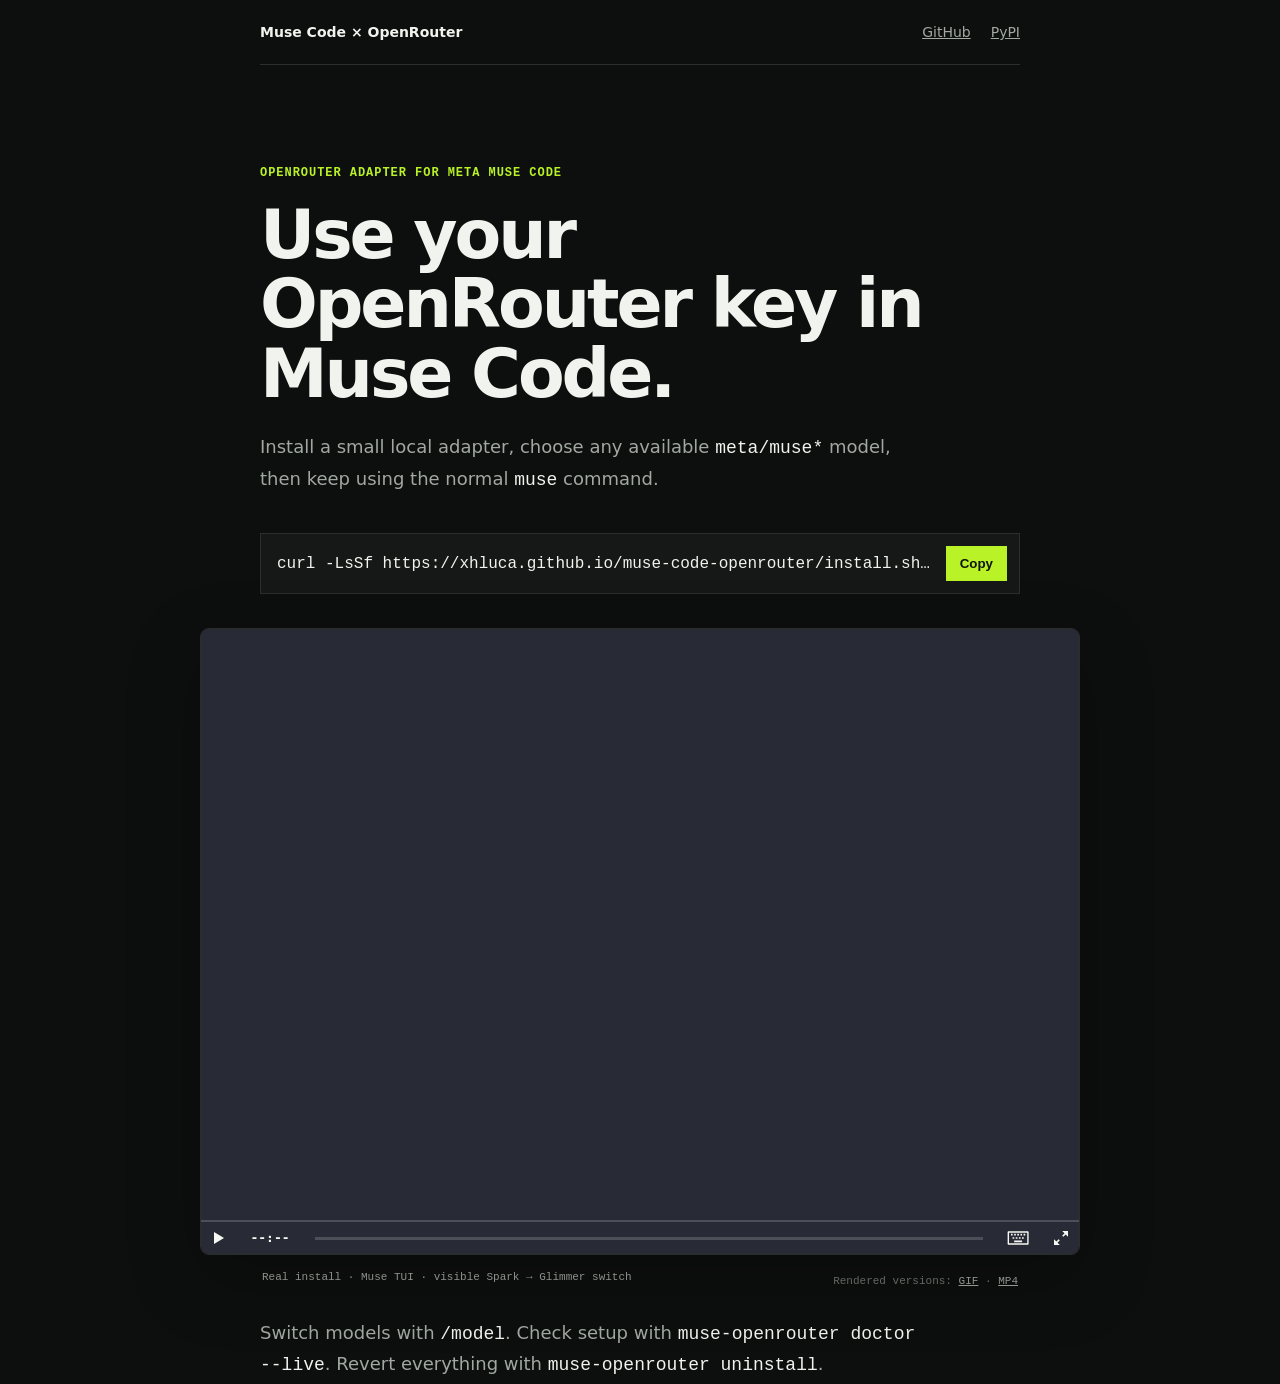
<file: index.html>
<!doctype html>
<html lang="en">
  <head>
    <meta charset="utf-8">
    <meta name="viewport" content="width=device-width, initial-scale=1">
    <meta http-equiv="refresh" content="0; url=/muse-code-openrouter/">
    <title>Muse Code OpenRouter</title>
    <link rel="canonical" href="https://xhluca.github.io/muse-code-openrouter/">
  </head>
  <body>
    <p><a href="/muse-code-openrouter/">Open Muse Code OpenRouter</a></p>
  </body>
</html>
</file>
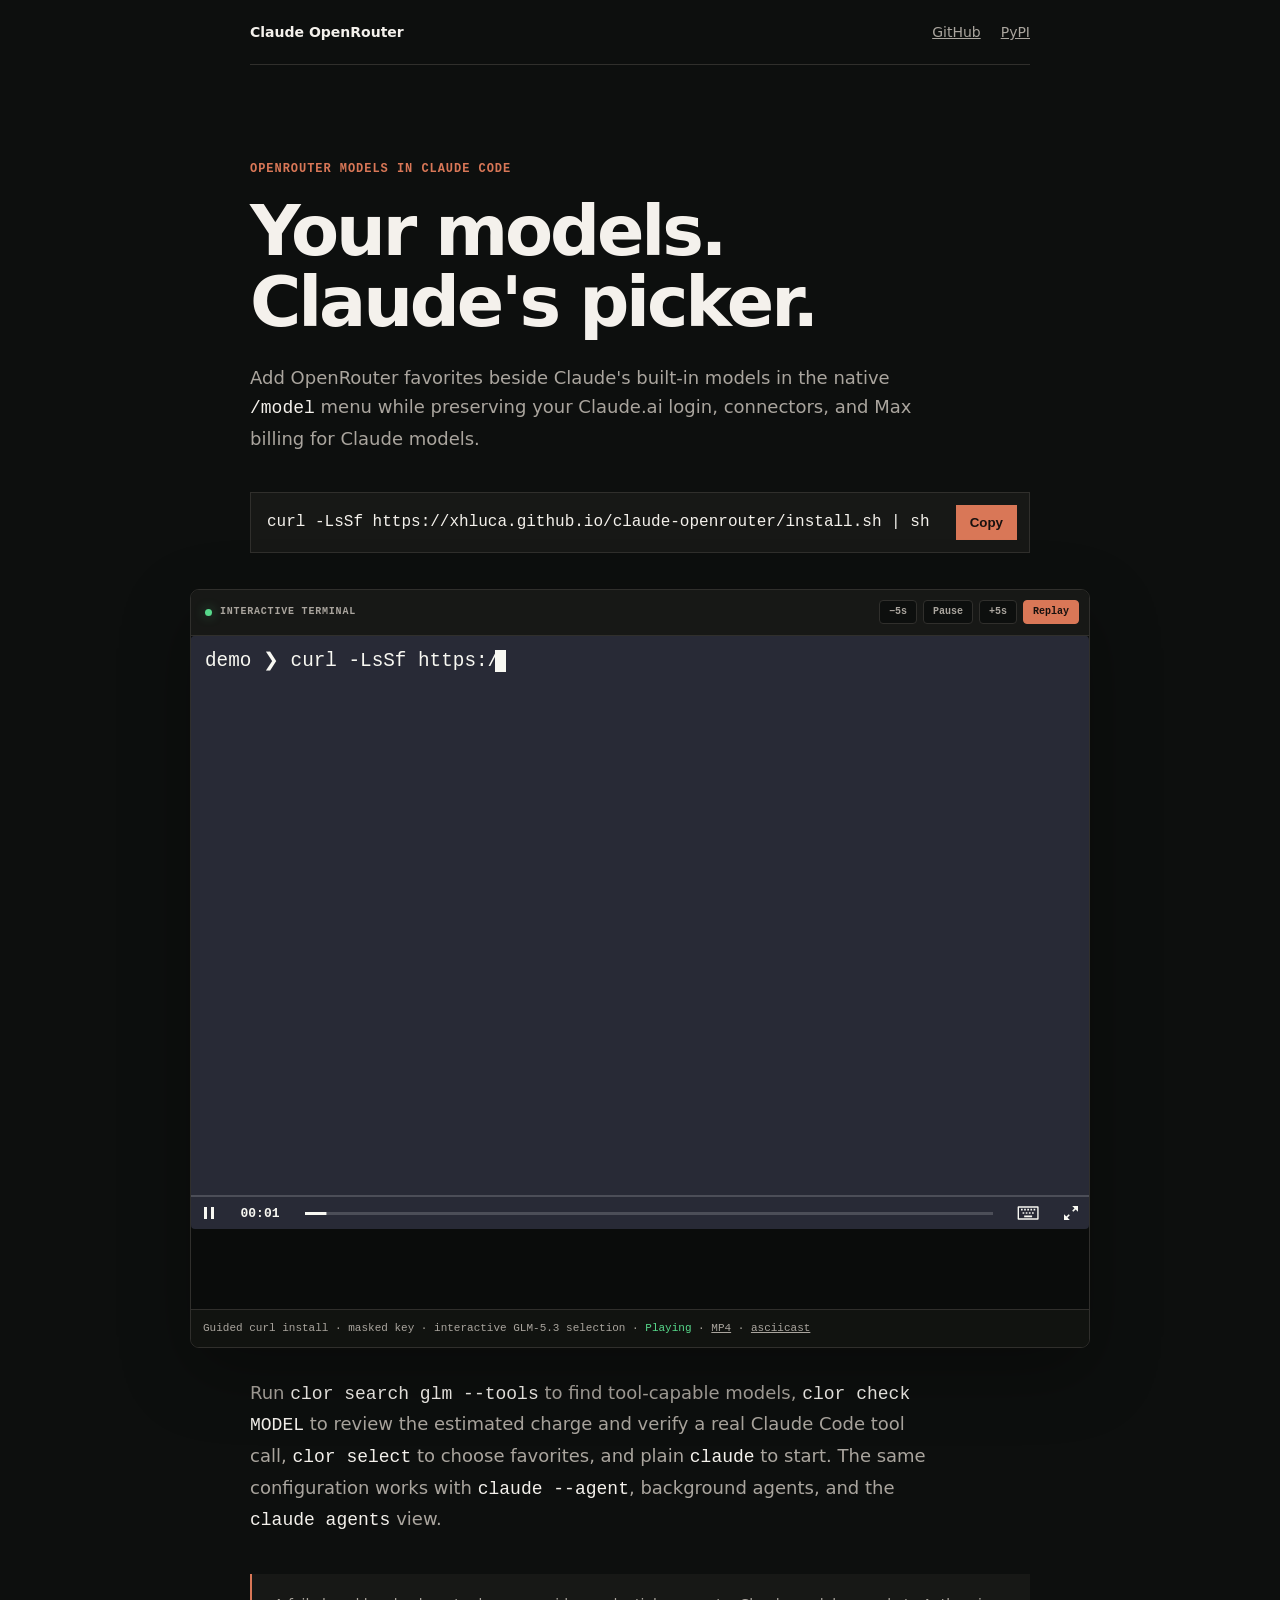
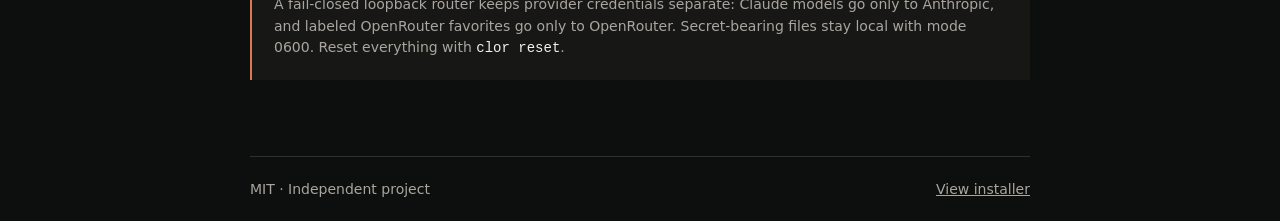
<file: claude-openrouter/index.html>
<!doctype html>
<html lang="en">
  <head>
    <meta charset="utf-8">
    <meta name="viewport" content="width=device-width, initial-scale=1">
    <meta name="theme-color" content="#0d0f0e">
    <meta name="description" content="Use OpenRouter models in Claude Code while keeping native login and connectors.">
    <meta property="og:type" content="website">
    <meta property="og:title" content="Claude OpenRouter">
    <meta property="og:description" content="A small CLI that connects Claude Code to OpenRouter.">
    <meta property="og:url" content="https://xhluca.github.io/claude-openrouter/">
    <link rel="canonical" href="https://xhluca.github.io/claude-openrouter/">
    <link rel="stylesheet" href="assets/asciinema-player.css?v=1">
    <link rel="stylesheet" href="assets/site.css?v=3">
    <title>Claude OpenRouter — OpenRouter models in Claude Code</title>
  </head>
  <body>
    <div class="page">
      <header>
        <a class="name" href="./">Claude OpenRouter</a>
        <nav aria-label="Project links">
          <a href="https://github.com/xhluca/claude-openrouter">GitHub</a>
          <a href="https://pypi.org/project/claude-openrouter/">PyPI</a>
        </nav>
      </header>

      <main>
        <p class="label">OpenRouter models in Claude Code</p>
        <h1>Your models. Claude's picker.</h1>
        <p class="intro">
          Add OpenRouter favorites beside Claude's built-in models in the
          native <code>/model</code> menu while preserving your Claude.ai login,
          connectors, and Max billing for Claude models.
        </p>

        <div class="install" aria-label="Installation command">
          <code id="install-command">curl -LsSf https://xhluca.github.io/claude-openrouter/install.sh | sh</code>
          <button type="button" data-copy="install-command" aria-label="Copy install command">Copy</button>
        </div>

        <figure class="demo" aria-label="Interactive Claude OpenRouter terminal demo">
          <div class="demo-topbar">
            <span class="demo-label"><i></i> Interactive terminal</span>
            <div class="demo-controls" aria-label="Demo playback controls">
              <button type="button" data-demo-action="rewind" aria-label="Rewind demo by five seconds">−5s</button>
              <button type="button" data-demo-action="toggle" aria-label="Pause demo">Pause</button>
              <button type="button" data-demo-action="forward" aria-label="Advance demo by five seconds">+5s</button>
              <button type="button" data-demo-action="replay" aria-label="Replay demo from the beginning">Replay</button>
            </div>
          </div>
          <div class="demo-stage">
            <div id="demo-player">
              <a href="assets/demo.cast?v=8">Open the terminal recording</a>
            </div>
            <noscript>
              <img src="assets/demo.gif?v=8" alt="Installing Claude OpenRouter, entering a masked API key, selecting GLM-5.3 interactively, and receiving a live Claude Code response">
            </noscript>
          </div>
          <figcaption>
            Guided curl install · masked key · interactive GLM-5.3 selection ·
            <span data-demo-status aria-live="polite">Loading</span> ·
            <a href="assets/demo.mp4?v=8">MP4</a> ·
            <a href="assets/demo.cast?v=8">asciicast</a>
          </figcaption>
        </figure>

        <p class="usage">
          Run <code>clor search glm --tools</code> to find tool-capable models,
          <code>clor check MODEL</code> to review the estimated charge and verify
          a real Claude Code tool call,
          <code>clor select</code> to choose favorites, and
          plain <code>claude</code> to start. The same configuration works with
          <code>claude --agent</code>, background agents, and the
          <code>claude agents</code> view.
        </p>

        <div class="note">
          A fail-closed loopback router keeps provider credentials separate:
          Claude models go only to Anthropic, and labeled OpenRouter favorites
          go only to OpenRouter. Secret-bearing files stay local with mode 0600.
          Reset everything with <code>clor reset</code>.
        </div>
      </main>

      <footer>
        <span>MIT · Independent project</span>
        <a href="install.sh">View installer</a>
      </footer>
    </div>
    <script src="assets/asciinema-player.min.js?v=1"></script>
    <script src="assets/site.js?v=2"></script>
  </body>
</html>
</file>
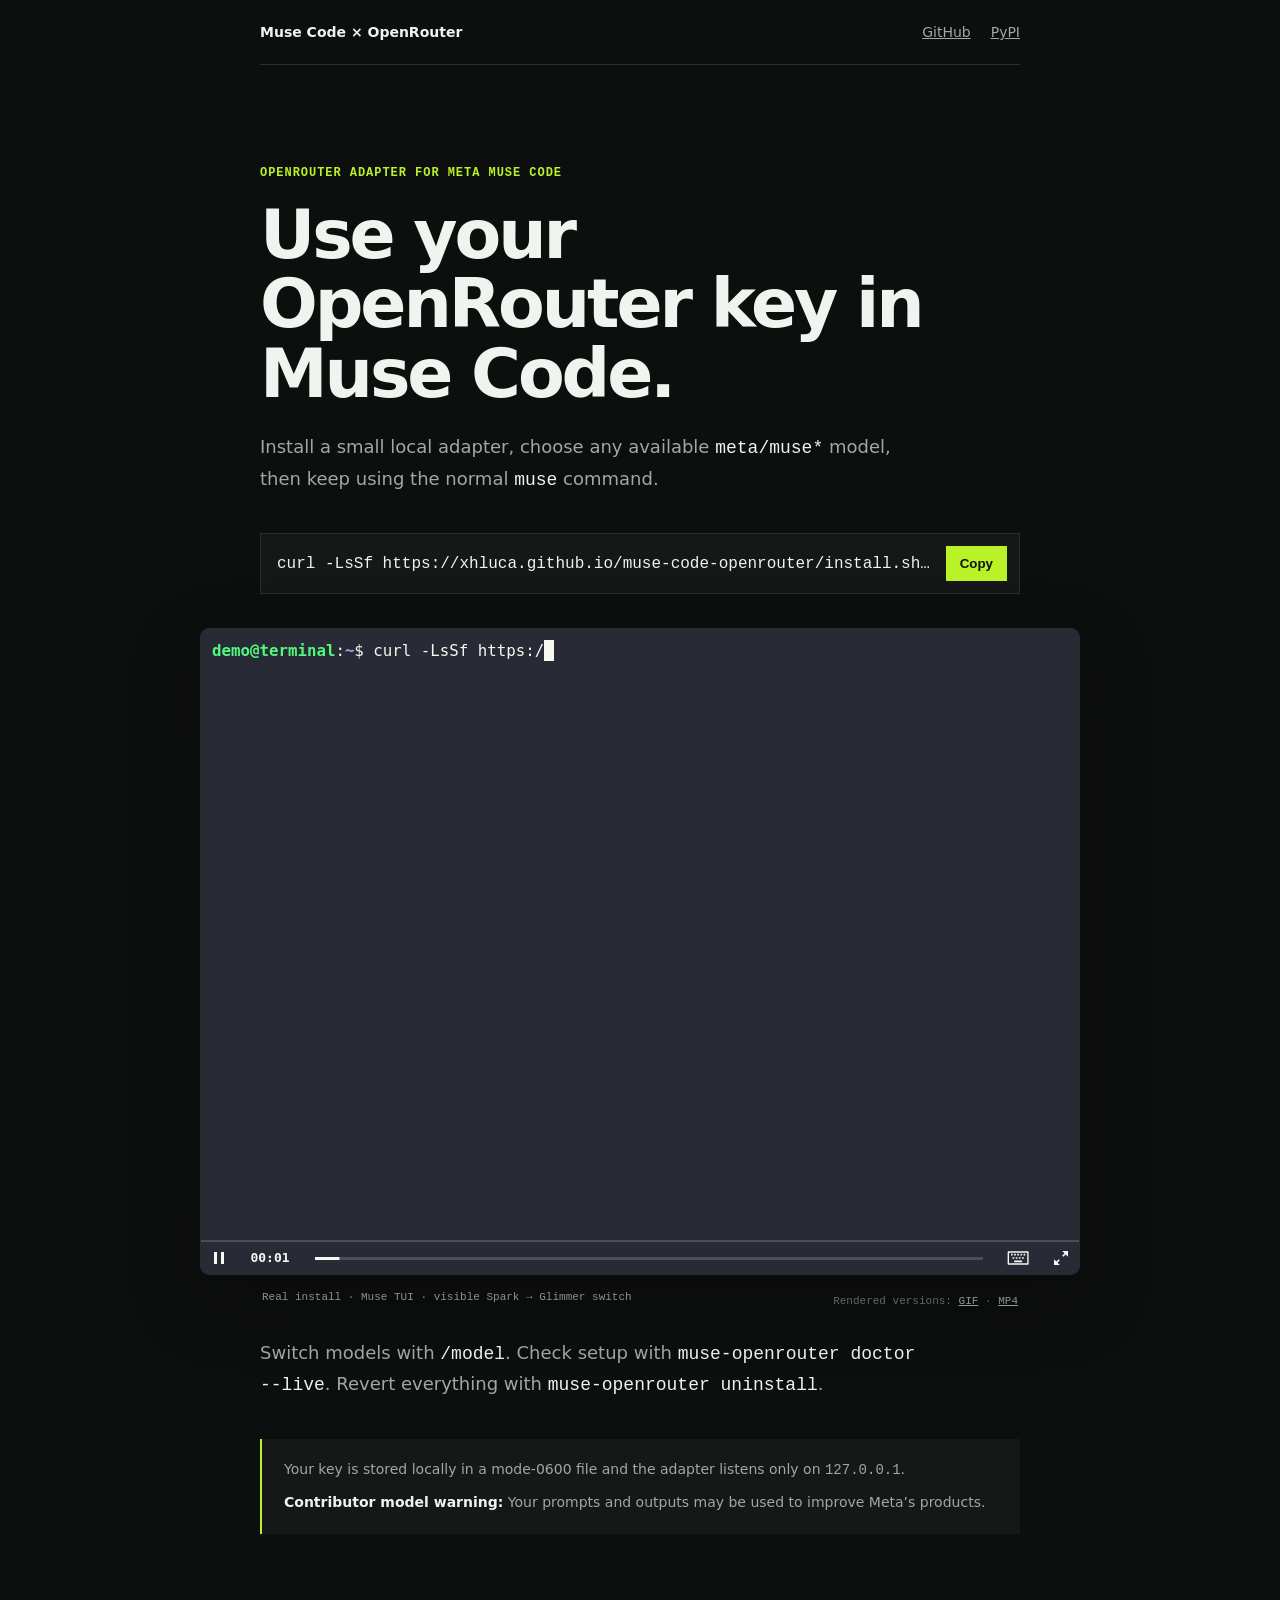
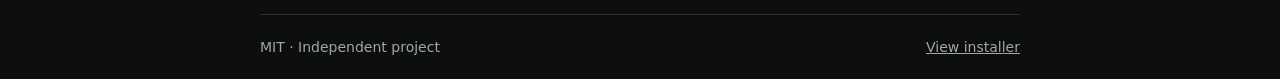
<file: muse-code-openrouter/index.html>
<!doctype html>
<html lang="en">
  <head>
    <meta charset="utf-8">
    <meta name="viewport" content="width=device-width, initial-scale=1">
    <meta name="theme-color" content="#0a0d0f">
    <meta name="description" content="Use your OpenRouter API key and any Meta Muse model directly inside Muse Code.">
    <meta property="og:type" content="website">
    <meta property="og:title" content="Muse Code × OpenRouter">
    <meta property="og:description" content="Bring your own API key to Meta Muse Code.">
    <meta property="og:url" content="https://xhluca.github.io/muse-code-openrouter/">
    <meta property="og:image" content="https://xhluca.github.io/muse-code-openrouter/og.png">
    <meta name="twitter:card" content="summary_large_image">
    <meta name="twitter:title" content="Muse Code × OpenRouter">
    <meta name="twitter:description" content="Bring your own API key to Meta Muse Code.">
    <meta name="twitter:image" content="https://xhluca.github.io/muse-code-openrouter/og.png">
    <link rel="canonical" href="https://xhluca.github.io/muse-code-openrouter/">
    <link rel="stylesheet" href="assets/asciinema-player.css">
    <link rel="stylesheet" href="assets/site.css?v=7">
    <title>Muse Code OpenRouter — Bring your own API key</title>
  </head>
  <body>
    <div class="page">
      <header>
        <a class="name" href="./">Muse Code × OpenRouter</a>
        <nav aria-label="Project links">
          <a href="https://github.com/xhluca/muse-code-openrouter">GitHub</a>
          <a href="https://pypi.org/project/muse-code-openrouter/">PyPI</a>
        </nav>
      </header>

      <main>
        <p class="label">OpenRouter adapter for Meta Muse Code</p>
        <h1>Use your OpenRouter key in Muse Code.</h1>
        <p class="intro">
          Install a small local adapter, choose any available <code>meta/muse*</code>
          model, then keep using the normal <code>muse</code> command.
        </p>

        <div class="install" aria-label="Installation command">
          <code id="install-command">curl -LsSf https://xhluca.github.io/muse-code-openrouter/install.sh | sh</code>
          <button type="button" data-copy="install-command" aria-label="Copy install command">Copy</button>
        </div>

        <section class="demo" aria-label="Real Muse Code OpenRouter terminal recording">
          <div id="demo-player">
            <a href="assets/demo.cast?v=6">Open the terminal recording</a>
          </div>
        </section>
        <p class="demo-caption">Real install · Muse TUI · visible Spark → Glimmer switch</p>
        <p class="demo-formats">Rendered versions: <a href="assets/demo.gif?v=6">GIF</a> · <a href="assets/demo.mp4?v=6">MP4</a></p>

        <p class="usage">
          Switch models with <code>/model</code>. Check setup with
          <code>muse-openrouter doctor --live</code>. Revert everything with
          <code>muse-openrouter uninstall</code>.
        </p>

        <div class="note">
          <p>Your key is stored locally in a mode-0600 file and the adapter listens only on <code>127.0.0.1</code>.</p>
          <p><strong>Contributor model warning:</strong> Your prompts and outputs may be used to improve Meta’s products.</p>
        </div>
      </main>

      <footer>
        <span>MIT · Independent project</span>
        <a href="install.sh">View installer</a>
      </footer>
    </div>
    <script src="assets/asciinema-player.min.js"></script>
    <script src="assets/site.js?v=7"></script>
  </body>
</html>
</file>
<file: claude-openrouter/assets/asciinema-player.css>
.ap-default-term-ff {
  --term-font-family: "Cascadia Code", "Source Code Pro", Menlo, Consolas, "DejaVu Sans Mono", monospace, "Symbols Nerd Font";
}
div.ap-wrapper {
  outline: none;
  height: 100%;
  display: flex;
  justify-content: center;
}
div.ap-wrapper .title-bar {
  display: none;
  top: -78px;
  transition: top 0.15s linear;
  position: absolute;
  left: 0;
  right: 0;
  box-sizing: content-box;
  font-size: 20px;
  line-height: 1em;
  padding: 15px;
  font-family: sans-serif;
  color: white;
  background-color: rgba(0, 0, 0, 0.8);
}
div.ap-wrapper .title-bar img {
  vertical-align: middle;
  height: 48px;
  margin-right: 16px;
}
div.ap-wrapper .title-bar a {
  color: white;
  text-decoration: underline;
}
div.ap-wrapper .title-bar a:hover {
  text-decoration: none;
}
div.ap-wrapper:fullscreen {
  background-color: #000;
  width: 100%;
  align-items: center;
}
div.ap-wrapper:fullscreen .title-bar {
  display: initial;
}
div.ap-wrapper:fullscreen.hud .title-bar {
  top: 0;
}
div.ap-wrapper div.ap-player {
  text-align: left;
  display: inline-block;
  padding: 0px;
  position: relative;
  box-sizing: content-box;
  overflow: hidden;
  max-width: 100%;
  border-radius: 4px;
  font-size: 15px;
  background-color: var(--term-color-background);
}
.ap-player {
  --term-color-foreground: #ffffff;
  --term-color-background: #000000;
  --term-color-0: var(--term-color-foreground);
  --term-color-1: var(--term-color-foreground);
  --term-color-2: var(--term-color-foreground);
  --term-color-3: var(--term-color-foreground);
  --term-color-4: var(--term-color-foreground);
  --term-color-5: var(--term-color-foreground);
  --term-color-6: var(--term-color-foreground);
  --term-color-7: var(--term-color-foreground);
  --term-color-8: var(--term-color-0);
  --term-color-9: var(--term-color-1);
  --term-color-10: var(--term-color-2);
  --term-color-11: var(--term-color-3);
  --term-color-12: var(--term-color-4);
  --term-color-13: var(--term-color-5);
  --term-color-14: var(--term-color-6);
  --term-color-15: var(--term-color-7);
}
div.ap-term {
  position: relative;
  font-family: var(--term-font-family);
  border-width: 0.75em;
  border-radius: 0;
  border-style: solid;
  border-color: var(--term-color-background);
  box-sizing: content-box;
}
div.ap-term canvas {
  position: absolute;
  inset: 0;
  display: block;
  width: 100%;
  height: 100%;
}
div.ap-term svg.ap-term-symbols {
  position: absolute;
  inset: 0;
  display: block;
  width: 100%;
  height: 100%;
  overflow: hidden;
  pointer-events: none;
}
div.ap-term svg.ap-term-symbols use {
  color: var(--term-color-foreground);
}
div.ap-term svg.ap-term-symbols:not(.ap-blink) .ap-blink {
  opacity: 0;
}
div.ap-term pre.ap-term-text {
  position: absolute;
  inset: 0;
  box-sizing: content-box;
  overflow: hidden;
  padding: 0;
  margin: 0px;
  display: block;
  white-space: pre;
  word-wrap: normal;
  word-break: normal;
  cursor: text;
  color: var(--term-color-foreground);
  outline: none;
  line-height: var(--term-line-height);
  font-family: inherit;
  font-size: inherit;
  font-variant-ligatures: none;
  border: 0;
  border-radius: 0;
  background-color: transparent !important;
}
pre.ap-term-text .ap-line {
  display: block;
  width: 100%;
  height: var(--term-line-height);
  position: absolute;
  top: calc(100% * var(--row) / var(--term-rows));
  letter-spacing: normal;
  overflow: hidden;
}
pre.ap-term-text .ap-line span {
  position: absolute;
  left: calc(100% * var(--offset) / var(--term-cols));
  padding: 0;
  display: inline-block;
  height: 100%;
}
pre.ap-term-text:not(.ap-blink) .ap-line .ap-blink {
  color: transparent;
  border-color: transparent;
}
pre.ap-term-text .ap-bold {
  font-weight: bold;
}
pre.ap-term-text .ap-faint {
  opacity: 0.5;
}
pre.ap-term-text .ap-underline {
  text-decoration: underline;
}
pre.ap-term-text .ap-italic {
  font-style: italic;
}
pre.ap-term-text .ap-strike {
  text-decoration: line-through;
}
.ap-line span {
  color: var(--term-color-foreground);
}
div.ap-player div.ap-control-bar {
  width: 100%;
  height: 32px;
  display: flex;
  justify-content: space-between;
  align-items: stretch;
  color: var(--term-color-foreground);
  box-sizing: content-box;
  line-height: 1;
  position: absolute;
  bottom: 0;
  left: 0;
  opacity: 0;
  transition: opacity 0.15s linear;
  user-select: none;
  border-top: 2px solid color-mix(in oklab, var(--term-color-background) 80%, var(--term-color-foreground));
  z-index: 30;
}
div.ap-player div.ap-control-bar * {
  box-sizing: inherit;
}
div.ap-control-bar svg.ap-icon path {
  fill: var(--term-color-foreground);
}
div.ap-control-bar button.ap-button {
  display: flex;
  flex: 0 0 auto;
  cursor: pointer;
  appearance: none;
  -webkit-appearance: none;
  background: transparent;
  border: 0;
  margin: 0;
  padding: 0;
  color: inherit;
  font: inherit;
  line-height: inherit;
}
div.ap-control-bar button.ap-playback-button {
  width: 12px;
  height: 12px;
  padding: 10px;
  margin: 0 0 0 2px;
}
div.ap-control-bar button.ap-playback-button svg {
  height: 12px;
  width: 12px;
}
div.ap-control-bar span.ap-timer {
  display: flex;
  flex: 0 0 auto;
  min-width: 50px;
  margin: 0 10px;
  height: 100%;
  text-align: center;
  font-size: 13px;
  line-height: 100%;
  cursor: default;
}
div.ap-control-bar span.ap-timer span {
  font-family: var(--term-font-family);
  font-size: inherit;
  font-weight: 600;
  margin: auto;
}
div.ap-control-bar span.ap-timer .ap-time-remaining {
  display: none;
}
div.ap-control-bar span.ap-timer:hover .ap-time-elapsed {
  display: none;
}
div.ap-control-bar span.ap-timer:hover .ap-time-remaining {
  display: flex;
}
div.ap-control-bar .ap-progressbar {
  display: block;
  flex: 1 1 auto;
  height: 100%;
  padding: 0 10px;
}
div.ap-control-bar .ap-progressbar .ap-bar {
  display: block;
  position: relative;
  cursor: default;
  height: 100%;
  font-size: 0;
}
div.ap-control-bar .ap-progressbar .ap-bar .ap-gutter {
  display: block;
  position: absolute;
  top: 15px;
  left: 0;
  right: 0;
  height: 3px;
}
div.ap-control-bar .ap-progressbar .ap-bar .ap-gutter-empty {
  background-color: color-mix(in oklab, var(--term-color-foreground) 20%, var(--term-color-background));
}
div.ap-control-bar .ap-progressbar .ap-bar .ap-gutter-full {
  width: 100%;
  transform-origin: left center;
  background-color: var(--term-color-foreground);
  border-radius: 3px;
}
div.ap-control-bar.ap-seekable .ap-progressbar .ap-bar {
  cursor: pointer;
}
div.ap-control-bar button.ap-fullscreen-button {
  width: 14px;
  height: 14px;
  padding: 9px;
  margin: 0 2px 0 4px;
}
div.ap-control-bar button.ap-fullscreen-button svg {
  width: 14px;
  height: 14px;
}
div.ap-control-bar button.ap-fullscreen-button svg.ap-icon-fullscreen-on {
  display: inline;
}
div.ap-control-bar button.ap-fullscreen-button svg.ap-icon-fullscreen-off {
  display: none;
}
div.ap-control-bar button.ap-fullscreen-button .ap-tooltip {
  right: 5px;
  left: initial;
  transform: none;
}
div.ap-control-bar button.ap-kbd-button {
  height: 14px;
  padding: 9px;
  margin: 0 0 0 4px;
}
div.ap-control-bar button.ap-kbd-button svg {
  width: 26px;
  height: 14px;
}
div.ap-control-bar button.ap-kbd-button .ap-tooltip {
  right: 5px;
  left: initial;
  transform: none;
}
div.ap-control-bar button.ap-speaker-button {
  width: 19px;
  padding: 6px 9px;
  margin: 0 0 0 4px;
  position: relative;
}
div.ap-control-bar button.ap-speaker-button svg {
  width: 19px;
}
div.ap-control-bar button.ap-speaker-button .ap-tooltip {
  left: -50%;
  transform: none;
}
div.ap-wrapper.ap-hud .ap-control-bar {
  opacity: 1;
}
div.ap-wrapper:fullscreen button.ap-fullscreen-button svg.ap-icon-fullscreen-on {
  display: none;
}
div.ap-wrapper:fullscreen button.ap-fullscreen-button svg.ap-icon-fullscreen-off {
  display: inline;
}
span.ap-progressbar span.ap-marker-container {
  display: block;
  top: 0;
  bottom: 0;
  width: 21px;
  position: absolute;
  margin-left: -10px;
}
span.ap-marker-container span.ap-marker {
  display: block;
  top: 13px;
  bottom: 12px;
  left: 7px;
  right: 7px;
  background-color: color-mix(in oklab, var(--term-color-foreground) 33%, var(--term-color-background));
  position: absolute;
  transition: top 0.1s, bottom 0.1s, left 0.1s, right 0.1s, background-color 0.1s;
  border-radius: 50%;
}
span.ap-marker-container span.ap-marker.ap-marker-past {
  background-color: var(--term-color-foreground);
}
span.ap-marker-container span.ap-marker:hover,
span.ap-marker-container:hover span.ap-marker {
  background-color: var(--term-color-foreground);
  top: 11px;
  bottom: 10px;
  left: 5px;
  right: 5px;
}
.ap-tooltip-container span.ap-tooltip {
  visibility: hidden;
  background-color: var(--term-color-foreground);
  color: var(--term-color-background);
  font-family: var(--term-font-family);
  font-weight: bold;
  text-align: center;
  padding: 0 0.5em;
  border-radius: 4px;
  position: absolute;
  z-index: 1;
  white-space: nowrap;
  /* Prevents the text from wrapping and makes sure the tooltip width adapts to the text length */
  font-size: 13px;
  line-height: 2em;
  bottom: 100%;
  left: 50%;
  transform: translateX(-50%);
}
.ap-tooltip-container:hover span.ap-tooltip {
  visibility: visible;
}
.ap-player .ap-overlay {
  z-index: 10;
  background-repeat: no-repeat;
  background-position: center;
  position: absolute;
  top: 0;
  left: 0;
  right: 0;
  bottom: 0;
  display: flex;
  justify-content: center;
  align-items: center;
}
.ap-player .ap-overlay-start {
  cursor: pointer;
}
.ap-player .ap-overlay-start .ap-play-button {
  font-size: 0px;
  position: absolute;
  left: 0;
  top: 0;
  right: 0;
  bottom: 0;
  text-align: center;
  color: white;
  height: 80px;
  max-height: 66%;
  margin: auto;
}
.ap-player .ap-overlay-start .ap-play-button div {
  height: 100%;
}
.ap-player .ap-overlay-start .ap-play-button div span {
  height: 100%;
  display: block;
}
.ap-player .ap-overlay-start .ap-play-button div span svg {
  height: 100%;
  display: inline-block;
}
.ap-player .ap-overlay-start .ap-play-button svg {
  filter: drop-shadow(0px 0px 5px rgba(0, 0, 0, 0.4));
}
.ap-player .ap-overlay-loading .ap-loader {
  width: 48px;
  height: 48px;
  border-radius: 50%;
  display: inline-block;
  position: relative;
  border: 10px solid;
  border-color: rgba(255, 255, 255, 0.3) rgba(255, 255, 255, 0.5) rgba(255, 255, 255, 0.7) #ffffff;
  border-color: color-mix(in srgb, var(--term-color-foreground) 30%, var(--term-color-background)) color-mix(in srgb, var(--term-color-foreground) 50%, var(--term-color-background)) color-mix(in srgb, var(--term-color-foreground) 70%, var(--term-color-background)) color-mix(in srgb, var(--term-color-foreground) 100%, var(--term-color-background));
  box-sizing: border-box;
  animation: ap-loader-rotation 1s linear infinite;
}
.ap-player .ap-overlay-info {
  background-color: var(--term-color-background);
}
.ap-player .ap-overlay-info span {
  font-family: var(--term-font-family);
  font-size: 2em;
  font-weight: bold;
  color: var(--term-color-background);
  background-color: var(--term-color-foreground);
  padding: 0.5em 0.75em;
  text-transform: uppercase;
}
.ap-player .ap-overlay-keystrokes {
  position: absolute;
  top: auto;
  left: auto;
  right: 20px;
  bottom: var(--ap-keystrokes-bottom);
  z-index: 20;
  width: auto;
  height: auto;
  font-size: 18px;
  text-align: right;
  padding: 0;
  display: flex;
  justify-content: flex-end;
  align-items: center;
  gap: 0.35em;
  pointer-events: none;
}
.ap-player .ap-overlay-keystrokes .ap-keystroke-pill {
  font-family: var(--term-font-family);
  font-size: inherit;
  opacity: 1;
  transition: opacity 80ms ease;
}
.ap-player .ap-overlay-keystrokes .ap-keystroke-pill kbd {
  display: inline-flex;
  justify-content: center;
  min-width: 1.2em;
  color: var(--term-color-background);
  background-color: var(--term-color-foreground);
  padding: 0.3em 0.5em;
  border-radius: 0.2em;
  font-family: inherit;
  font-size: 0.85em;
  font-weight: 600;
  border: none;
  margin: 0;
}
.ap-player .ap-overlay-keystrokes .ap-keystroke-pill.fading {
  opacity: 0;
  transition: opacity 700ms ease;
}
.ap-player .ap-overlay-help {
  background-color: rgba(0, 0, 0, 0.8);
  container-type: inline-size;
}
.ap-player .ap-overlay-help > div {
  font-family: var(--term-font-family);
  max-width: 85%;
  max-height: 85%;
  font-size: 18px;
  color: var(--term-color-foreground);
  box-sizing: border-box;
  margin-bottom: 32px;
}
.ap-player .ap-overlay-help > div div {
  padding: calc(min(4cqw, 40px));
  font-size: calc(min(1.9cqw, 18px));
  background-color: var(--term-color-background);
  border: 1px solid color-mix(in oklab, var(--term-color-background) 90%, var(--term-color-foreground));
  border-radius: 6px;
}
.ap-player .ap-overlay-help > div div p {
  font-weight: bold;
  margin: 0 0 2em 0;
}
.ap-player .ap-overlay-help > div div ul {
  list-style: none;
  padding: 0;
}
.ap-player .ap-overlay-help > div div ul li {
  margin: 0 0 0.75em 0;
}
.ap-player .ap-overlay-help > div div kbd {
  color: var(--term-color-background);
  background-color: var(--term-color-foreground);
  padding: 0.2em 0.5em;
  border-radius: 0.2em;
  font-family: inherit;
  font-size: 0.85em;
  border: none;
  margin: 0;
}
.ap-player .ap-overlay-error span {
  font-size: 8em;
}
.ap-player .slide-enter-active {
  transition: opacity 0.2s;
}
.ap-player .slide-enter-active.ap-was-playing {
  transition: top 0.2s ease-out, opacity 0.2s;
}
.ap-player .slide-exit-active {
  transition: top 0.2s ease-in, opacity 0.2s;
}
.ap-player .slide-enter {
  top: -50%;
  opacity: 0;
}
.ap-player .slide-enter-to {
  top: 0%;
}
.ap-player .slide-enter,
.ap-player .slide-enter-to,
.ap-player .slide-exit,
.ap-player .slide-exit-to {
  bottom: auto;
  height: 100%;
}
.ap-player .slide-exit {
  top: 0%;
}
.ap-player .slide-exit-to {
  top: -50%;
  opacity: 0;
}
@keyframes ap-loader-rotation {
  0% {
    transform: rotate(0deg);
  }
  100% {
    transform: rotate(360deg);
  }
}
.asciinema-player-theme-asciinema {
  --term-color-foreground: #cccccc;
  --term-color-background: #121314;
  --term-color-0: #000000;
  --term-color-1: #dd3c69;
  --term-color-2: #4ebf22;
  --term-color-3: #ddaf3c;
  --term-color-4: #26b0d7;
  --term-color-5: #b954e1;
  --term-color-6: #54e1b9;
  --term-color-7: #d9d9d9;
  --term-color-8: #4d4d4d;
  --term-color-9: #dd3c69;
  --term-color-10: #4ebf22;
  --term-color-11: #ddaf3c;
  --term-color-12: #26b0d7;
  --term-color-13: #b954e1;
  --term-color-14: #54e1b9;
  --term-color-15: #ffffff;
}
/*
  Based on Dracula: https://draculatheme.com
 */
.asciinema-player-theme-dracula {
  --term-color-foreground: #f8f8f2;
  --term-color-background: #282a36;
  --term-color-0: #21222c;
  --term-color-1: #ff5555;
  --term-color-2: #50fa7b;
  --term-color-3: #f1fa8c;
  --term-color-4: #bd93f9;
  --term-color-5: #ff79c6;
  --term-color-6: #8be9fd;
  --term-color-7: #f8f8f2;
  --term-color-8: #6272a4;
  --term-color-9: #ff6e6e;
  --term-color-10: #69ff94;
  --term-color-11: #ffffa5;
  --term-color-12: #d6acff;
  --term-color-13: #ff92df;
  --term-color-14: #a4ffff;
  --term-color-15: #ffffff;
}
/* Based on Monokai from base16 collection - https://github.com/chriskempson/base16 */
.asciinema-player-theme-monokai {
  --term-color-foreground: #f8f8f2;
  --term-color-background: #272822;
  --term-color-0: #272822;
  --term-color-1: #f92672;
  --term-color-2: #a6e22e;
  --term-color-3: #f4bf75;
  --term-color-4: #66d9ef;
  --term-color-5: #ae81ff;
  --term-color-6: #a1efe4;
  --term-color-7: #f8f8f2;
  --term-color-8: #75715e;
  --term-color-15: #f9f8f5;
}
/*
  Based on Nord: https://github.com/arcticicestudio/nord
  Via: https://github.com/neilotoole/asciinema-theme-nord
 */
.asciinema-player-theme-nord {
  --term-color-foreground: #eceff4;
  --term-color-background: #2e3440;
  --term-color-0: #3b4252;
  --term-color-1: #bf616a;
  --term-color-2: #a3be8c;
  --term-color-3: #ebcb8b;
  --term-color-4: #81a1c1;
  --term-color-5: #b48ead;
  --term-color-6: #88c0d0;
  --term-color-7: #eceff4;
}
.asciinema-player-theme-seti {
  --term-color-foreground: #cacecd;
  --term-color-background: #111213;
  --term-color-0: #323232;
  --term-color-1: #c22832;
  --term-color-2: #8ec43d;
  --term-color-3: #e0c64f;
  --term-color-4: #43a5d5;
  --term-color-5: #8b57b5;
  --term-color-6: #8ec43d;
  --term-color-7: #eeeeee;
  --term-color-15: #ffffff;
}
/*
  Based on Solarized Dark: https://ethanschoonover.com/solarized/
 */
.asciinema-player-theme-solarized-dark {
  --term-color-foreground: #839496;
  --term-color-background: #002b36;
  --term-color-0: #073642;
  --term-color-1: #dc322f;
  --term-color-2: #859900;
  --term-color-3: #b58900;
  --term-color-4: #268bd2;
  --term-color-5: #d33682;
  --term-color-6: #2aa198;
  --term-color-7: #eee8d5;
  --term-color-8: #002b36;
  --term-color-9: #cb4b16;
  --term-color-10: #586e75;
  --term-color-11: #657b83;
  --term-color-12: #839496;
  --term-color-13: #6c71c4;
  --term-color-14: #93a1a1;
  --term-color-15: #fdf6e3;
}
/*
  Based on Solarized Light: https://ethanschoonover.com/solarized/
 */
.asciinema-player-theme-solarized-light {
  --term-color-foreground: #657b83;
  --term-color-background: #fdf6e3;
  --term-color-0: #073642;
  --term-color-1: #dc322f;
  --term-color-2: #859900;
  --term-color-3: #b58900;
  --term-color-4: #268bd2;
  --term-color-5: #d33682;
  --term-color-6: #2aa198;
  --term-color-7: #eee8d5;
  --term-color-8: #002b36;
  --term-color-9: #cb4b16;
  --term-color-10: #586e75;
  --term-color-11: #657c83;
  --term-color-12: #839496;
  --term-color-13: #6c71c4;
  --term-color-14: #93a1a1;
  --term-color-15: #fdf6e3;
}
.asciinema-player-theme-solarized-light .ap-overlay-start .ap-play-button svg .ap-play-btn-fill {
  fill: var(--term-color-1);
}
.asciinema-player-theme-solarized-light .ap-overlay-start .ap-play-button svg .ap-play-btn-stroke {
  stroke: var(--term-color-1);
}
/*
  Based on Tango: https://en.wikipedia.org/wiki/Tango_Desktop_Project
 */
.asciinema-player-theme-tango {
  --term-color-foreground: #cccccc;
  --term-color-background: #121314;
  --term-color-0: #000000;
  --term-color-1: #cc0000;
  --term-color-2: #4e9a06;
  --term-color-3: #c4a000;
  --term-color-4: #3465a4;
  --term-color-5: #75507b;
  --term-color-6: #06989a;
  --term-color-7: #d3d7cf;
  --term-color-8: #555753;
  --term-color-9: #ef2929;
  --term-color-10: #8ae234;
  --term-color-11: #fce94f;
  --term-color-12: #729fcf;
  --term-color-13: #ad7fa8;
  --term-color-14: #34e2e2;
  --term-color-15: #eeeeec;
}
/*
  Based on gruvbox: https://github.com/morhetz/gruvbox
 */
.asciinema-player-theme-gruvbox-dark {
  --term-color-foreground: #fbf1c7;
  --term-color-background: #282828;
  --term-color-0: #282828;
  --term-color-1: #cc241d;
  --term-color-2: #98971a;
  --term-color-3: #d79921;
  --term-color-4: #458588;
  --term-color-5: #b16286;
  --term-color-6: #689d6a;
  --term-color-7: #a89984;
  --term-color-8: #7c6f65;
  --term-color-9: #fb4934;
  --term-color-10: #b8bb26;
  --term-color-11: #fabd2f;
  --term-color-12: #83a598;
  --term-color-13: #d3869b;
  --term-color-14: #8ec07c;
  --term-color-15: #fbf1c7;
}
</file>
<file: claude-openrouter/assets/site.css>
:root {
  color-scheme: dark;
  --background: #0d0f0e;
  --surface: #171816;
  --text: #f4f1ec;
  --muted: #aaa59e;
  --line: #302f2c;
  --accent: #d97757;
  font-family: Inter, ui-sans-serif, system-ui, -apple-system, BlinkMacSystemFont, "Segoe UI", sans-serif;
}

* { box-sizing: border-box; }

body {
  margin: 0;
  color: var(--text);
  background: var(--background);
}

a { color: inherit; }
code { font-family: "SFMono-Regular", Consolas, "Liberation Mono", monospace; }

.page {
  width: min(780px, calc(100% - 40px));
  min-height: 100vh;
  margin: 0 auto;
  display: flex;
  flex-direction: column;
}

header,
footer {
  display: flex;
  align-items: center;
  justify-content: space-between;
  gap: 24px;
  padding: 24px 0;
  font-size: 14px;
}

header { border-bottom: 1px solid var(--line); }

footer {
  margin-top: auto;
  color: var(--muted);
  border-top: 1px solid var(--line);
}

.name { font-weight: 700; text-decoration: none; }
nav { display: flex; gap: 20px; }
nav a,
footer a { color: var(--muted); }
nav a:hover,
footer a:hover { color: var(--text); }

main { padding: 96px 0 76px; }

.label {
  margin: 0 0 18px;
  color: var(--accent);
  font: 700 12px/1.4 "SFMono-Regular", Consolas, monospace;
  letter-spacing: .08em;
  text-transform: uppercase;
}

h1 {
  max-width: 700px;
  margin: 0 0 24px;
  font-size: clamp(44px, 8vw, 70px);
  line-height: 1.02;
  letter-spacing: -.045em;
}

.intro,
.usage {
  max-width: 680px;
  color: var(--muted);
  font-size: 18px;
  line-height: 1.65;
}

.intro code,
.usage code,
.note code { color: var(--text); }

.install {
  display: grid;
  grid-template-columns: minmax(0, 1fr) auto;
  gap: 12px;
  align-items: center;
  margin: 38px 0 34px;
  padding: 12px;
  background: var(--surface);
  border: 1px solid var(--line);
}

.install code {
  min-width: 0;
  padding-left: 4px;
  overflow: hidden;
  white-space: nowrap;
  text-overflow: ellipsis;
}

.install button {
  padding: 10px 14px;
  color: #17110f;
  background: var(--accent);
  border: 0;
  font-weight: 700;
  cursor: pointer;
}

.install button.copied { background: var(--text); }

.demo {
  width: min(900px, calc(100vw - 48px));
  margin: 36px 0 30px 50%;
  transform: translateX(-50%);
  overflow: hidden;
  background: #0a0c0b;
  border: 1px solid var(--line);
  border-radius: 9px;
  box-shadow: 0 24px 70px rgba(0, 0, 0, .3);
}

.demo-topbar {
  min-height: 46px;
  display: flex;
  align-items: center;
  justify-content: space-between;
  gap: 16px;
  padding: 8px 10px 8px 14px;
  background: #171816;
  border-bottom: 1px solid var(--line);
}

.demo-label {
  display: inline-flex;
  align-items: center;
  gap: 8px;
  color: var(--muted);
  font: 700 10px/1.2 "SFMono-Regular", Consolas, monospace;
  letter-spacing: .08em;
  text-transform: uppercase;
  white-space: nowrap;
}

.demo-label i {
  width: 7px;
  height: 7px;
  background: #57d98b;
  border-radius: 50%;
  box-shadow: 0 0 12px rgba(87, 217, 139, .45);
}

.demo-controls {
  display: flex;
  flex-wrap: wrap;
  justify-content: flex-end;
  gap: 6px;
}

.demo-controls button {
  padding: 6px 9px;
  color: var(--muted);
  background: #0d0f0e;
  border: 1px solid var(--line);
  border-radius: 4px;
  font: 700 10px/1 "SFMono-Regular", Consolas, monospace;
  cursor: pointer;
}

.demo-controls button:hover,
.demo-controls button:focus-visible {
  color: var(--text);
  border-color: var(--accent);
  outline: none;
}

.demo-controls button[data-demo-action="replay"] {
  color: #17110f;
  background: var(--accent);
  border-color: var(--accent);
}

.demo-stage {
  position: relative;
  width: 100%;
  aspect-ratio: 4 / 3;
  background: #0a0c0b;
}

.demo #demo-player {
  width: 100%;
  height: 100%;
}

.demo .ap-wrapper { border: 0; }
.demo .ap-player { max-width: none; }
.demo .ap-terminal { background: #0a0c0b; }

.demo noscript img {
  display: block;
  width: 100%;
  height: auto;
}

.demo figcaption {
  margin: 0;
  padding: 10px 12px;
  color: var(--muted);
  background: #111310;
  border-top: 1px solid var(--line);
  font: 11px/1.5 "SFMono-Regular", Consolas, monospace;
}

.demo figcaption [data-demo-status] { color: #57d98b; }
.demo figcaption a:hover { color: var(--accent); }

.note {
  margin-top: 38px;
  padding: 20px 22px;
  color: var(--muted);
  background: var(--surface);
  border-left: 2px solid var(--accent);
  font-size: 14px;
  line-height: 1.55;
}

@media (max-width: 620px) {
  .page { width: min(100% - 28px, 780px); }
  header,
  footer { padding: 20px 0; }
  main { padding: 66px 0 54px; }
  h1 { font-size: clamp(40px, 13vw, 58px); }
  .intro,
  .usage { font-size: 16px; }
  .install { grid-template-columns: 1fr; }
  .install code { padding: 6px 4px; }
  .install button { width: 100%; }
  .demo { width: calc(100vw - 28px); }
  .demo-topbar {
    align-items: flex-start;
    flex-direction: column;
  }
  .demo-controls {
    width: 100%;
    justify-content: stretch;
  }
  .demo-controls button { flex: 1; }
}
</file>
<file: muse-code-openrouter/assets/asciinema-player.css>
.ap-default-term-ff {
  --term-font-family: "Cascadia Code", "Source Code Pro", Menlo, Consolas, "DejaVu Sans Mono", monospace, "Symbols Nerd Font";
}
div.ap-wrapper {
  outline: none;
  height: 100%;
  display: flex;
  justify-content: center;
}
div.ap-wrapper .title-bar {
  display: none;
  top: -78px;
  transition: top 0.15s linear;
  position: absolute;
  left: 0;
  right: 0;
  box-sizing: content-box;
  font-size: 20px;
  line-height: 1em;
  padding: 15px;
  font-family: sans-serif;
  color: white;
  background-color: rgba(0, 0, 0, 0.8);
}
div.ap-wrapper .title-bar img {
  vertical-align: middle;
  height: 48px;
  margin-right: 16px;
}
div.ap-wrapper .title-bar a {
  color: white;
  text-decoration: underline;
}
div.ap-wrapper .title-bar a:hover {
  text-decoration: none;
}
div.ap-wrapper:fullscreen {
  background-color: #000;
  width: 100%;
  align-items: center;
}
div.ap-wrapper:fullscreen .title-bar {
  display: initial;
}
div.ap-wrapper:fullscreen.hud .title-bar {
  top: 0;
}
div.ap-wrapper div.ap-player {
  text-align: left;
  display: inline-block;
  padding: 0px;
  position: relative;
  box-sizing: content-box;
  overflow: hidden;
  max-width: 100%;
  border-radius: 4px;
  font-size: 15px;
  background-color: var(--term-color-background);
}
.ap-player {
  --term-color-foreground: #ffffff;
  --term-color-background: #000000;
  --term-color-0: var(--term-color-foreground);
  --term-color-1: var(--term-color-foreground);
  --term-color-2: var(--term-color-foreground);
  --term-color-3: var(--term-color-foreground);
  --term-color-4: var(--term-color-foreground);
  --term-color-5: var(--term-color-foreground);
  --term-color-6: var(--term-color-foreground);
  --term-color-7: var(--term-color-foreground);
  --term-color-8: var(--term-color-0);
  --term-color-9: var(--term-color-1);
  --term-color-10: var(--term-color-2);
  --term-color-11: var(--term-color-3);
  --term-color-12: var(--term-color-4);
  --term-color-13: var(--term-color-5);
  --term-color-14: var(--term-color-6);
  --term-color-15: var(--term-color-7);
}
div.ap-term {
  position: relative;
  font-family: var(--term-font-family);
  border-width: 0.75em;
  border-radius: 0;
  border-style: solid;
  border-color: var(--term-color-background);
  box-sizing: content-box;
}
div.ap-term canvas {
  position: absolute;
  inset: 0;
  display: block;
  width: 100%;
  height: 100%;
}
div.ap-term svg.ap-term-symbols {
  position: absolute;
  inset: 0;
  display: block;
  width: 100%;
  height: 100%;
  overflow: hidden;
  pointer-events: none;
}
div.ap-term svg.ap-term-symbols use {
  color: var(--term-color-foreground);
}
div.ap-term svg.ap-term-symbols:not(.ap-blink) .ap-blink {
  opacity: 0;
}
div.ap-term pre.ap-term-text {
  position: absolute;
  inset: 0;
  box-sizing: content-box;
  overflow: hidden;
  padding: 0;
  margin: 0px;
  display: block;
  white-space: pre;
  word-wrap: normal;
  word-break: normal;
  cursor: text;
  color: var(--term-color-foreground);
  outline: none;
  line-height: var(--term-line-height);
  font-family: inherit;
  font-size: inherit;
  font-variant-ligatures: none;
  border: 0;
  border-radius: 0;
  background-color: transparent !important;
}
pre.ap-term-text .ap-line {
  display: block;
  width: 100%;
  height: var(--term-line-height);
  position: absolute;
  top: calc(100% * var(--row) / var(--term-rows));
  letter-spacing: normal;
  overflow: hidden;
}
pre.ap-term-text .ap-line span {
  position: absolute;
  left: calc(100% * var(--offset) / var(--term-cols));
  padding: 0;
  display: inline-block;
  height: 100%;
}
pre.ap-term-text:not(.ap-blink) .ap-line .ap-blink {
  color: transparent;
  border-color: transparent;
}
pre.ap-term-text .ap-bold {
  font-weight: bold;
}
pre.ap-term-text .ap-faint {
  opacity: 0.5;
}
pre.ap-term-text .ap-underline {
  text-decoration: underline;
}
pre.ap-term-text .ap-italic {
  font-style: italic;
}
pre.ap-term-text .ap-strike {
  text-decoration: line-through;
}
.ap-line span {
  color: var(--term-color-foreground);
}
div.ap-player div.ap-control-bar {
  width: 100%;
  height: 32px;
  display: flex;
  justify-content: space-between;
  align-items: stretch;
  color: var(--term-color-foreground);
  box-sizing: content-box;
  line-height: 1;
  position: absolute;
  bottom: 0;
  left: 0;
  opacity: 0;
  transition: opacity 0.15s linear;
  user-select: none;
  border-top: 2px solid color-mix(in oklab, var(--term-color-background) 80%, var(--term-color-foreground));
  z-index: 30;
}
div.ap-player div.ap-control-bar * {
  box-sizing: inherit;
}
div.ap-control-bar svg.ap-icon path {
  fill: var(--term-color-foreground);
}
div.ap-control-bar button.ap-button {
  display: flex;
  flex: 0 0 auto;
  cursor: pointer;
  appearance: none;
  -webkit-appearance: none;
  background: transparent;
  border: 0;
  margin: 0;
  padding: 0;
  color: inherit;
  font: inherit;
  line-height: inherit;
}
div.ap-control-bar button.ap-playback-button {
  width: 12px;
  height: 12px;
  padding: 10px;
  margin: 0 0 0 2px;
}
div.ap-control-bar button.ap-playback-button svg {
  height: 12px;
  width: 12px;
}
div.ap-control-bar span.ap-timer {
  display: flex;
  flex: 0 0 auto;
  min-width: 50px;
  margin: 0 10px;
  height: 100%;
  text-align: center;
  font-size: 13px;
  line-height: 100%;
  cursor: default;
}
div.ap-control-bar span.ap-timer span {
  font-family: var(--term-font-family);
  font-size: inherit;
  font-weight: 600;
  margin: auto;
}
div.ap-control-bar span.ap-timer .ap-time-remaining {
  display: none;
}
div.ap-control-bar span.ap-timer:hover .ap-time-elapsed {
  display: none;
}
div.ap-control-bar span.ap-timer:hover .ap-time-remaining {
  display: flex;
}
div.ap-control-bar .ap-progressbar {
  display: block;
  flex: 1 1 auto;
  height: 100%;
  padding: 0 10px;
}
div.ap-control-bar .ap-progressbar .ap-bar {
  display: block;
  position: relative;
  cursor: default;
  height: 100%;
  font-size: 0;
}
div.ap-control-bar .ap-progressbar .ap-bar .ap-gutter {
  display: block;
  position: absolute;
  top: 15px;
  left: 0;
  right: 0;
  height: 3px;
}
div.ap-control-bar .ap-progressbar .ap-bar .ap-gutter-empty {
  background-color: color-mix(in oklab, var(--term-color-foreground) 20%, var(--term-color-background));
}
div.ap-control-bar .ap-progressbar .ap-bar .ap-gutter-full {
  width: 100%;
  transform-origin: left center;
  background-color: var(--term-color-foreground);
  border-radius: 3px;
}
div.ap-control-bar.ap-seekable .ap-progressbar .ap-bar {
  cursor: pointer;
}
div.ap-control-bar button.ap-fullscreen-button {
  width: 14px;
  height: 14px;
  padding: 9px;
  margin: 0 2px 0 4px;
}
div.ap-control-bar button.ap-fullscreen-button svg {
  width: 14px;
  height: 14px;
}
div.ap-control-bar button.ap-fullscreen-button svg.ap-icon-fullscreen-on {
  display: inline;
}
div.ap-control-bar button.ap-fullscreen-button svg.ap-icon-fullscreen-off {
  display: none;
}
div.ap-control-bar button.ap-fullscreen-button .ap-tooltip {
  right: 5px;
  left: initial;
  transform: none;
}
div.ap-control-bar button.ap-kbd-button {
  height: 14px;
  padding: 9px;
  margin: 0 0 0 4px;
}
div.ap-control-bar button.ap-kbd-button svg {
  width: 26px;
  height: 14px;
}
div.ap-control-bar button.ap-kbd-button .ap-tooltip {
  right: 5px;
  left: initial;
  transform: none;
}
div.ap-control-bar button.ap-speaker-button {
  width: 19px;
  padding: 6px 9px;
  margin: 0 0 0 4px;
  position: relative;
}
div.ap-control-bar button.ap-speaker-button svg {
  width: 19px;
}
div.ap-control-bar button.ap-speaker-button .ap-tooltip {
  left: -50%;
  transform: none;
}
div.ap-wrapper.ap-hud .ap-control-bar {
  opacity: 1;
}
div.ap-wrapper:fullscreen button.ap-fullscreen-button svg.ap-icon-fullscreen-on {
  display: none;
}
div.ap-wrapper:fullscreen button.ap-fullscreen-button svg.ap-icon-fullscreen-off {
  display: inline;
}
span.ap-progressbar span.ap-marker-container {
  display: block;
  top: 0;
  bottom: 0;
  width: 21px;
  position: absolute;
  margin-left: -10px;
}
span.ap-marker-container span.ap-marker {
  display: block;
  top: 13px;
  bottom: 12px;
  left: 7px;
  right: 7px;
  background-color: color-mix(in oklab, var(--term-color-foreground) 33%, var(--term-color-background));
  position: absolute;
  transition: top 0.1s, bottom 0.1s, left 0.1s, right 0.1s, background-color 0.1s;
  border-radius: 50%;
}
span.ap-marker-container span.ap-marker.ap-marker-past {
  background-color: var(--term-color-foreground);
}
span.ap-marker-container span.ap-marker:hover,
span.ap-marker-container:hover span.ap-marker {
  background-color: var(--term-color-foreground);
  top: 11px;
  bottom: 10px;
  left: 5px;
  right: 5px;
}
.ap-tooltip-container span.ap-tooltip {
  visibility: hidden;
  background-color: var(--term-color-foreground);
  color: var(--term-color-background);
  font-family: var(--term-font-family);
  font-weight: bold;
  text-align: center;
  padding: 0 0.5em;
  border-radius: 4px;
  position: absolute;
  z-index: 1;
  white-space: nowrap;
  /* Prevents the text from wrapping and makes sure the tooltip width adapts to the text length */
  font-size: 13px;
  line-height: 2em;
  bottom: 100%;
  left: 50%;
  transform: translateX(-50%);
}
.ap-tooltip-container:hover span.ap-tooltip {
  visibility: visible;
}
.ap-player .ap-overlay {
  z-index: 10;
  background-repeat: no-repeat;
  background-position: center;
  position: absolute;
  top: 0;
  left: 0;
  right: 0;
  bottom: 0;
  display: flex;
  justify-content: center;
  align-items: center;
}
.ap-player .ap-overlay-start {
  cursor: pointer;
}
.ap-player .ap-overlay-start .ap-play-button {
  font-size: 0px;
  position: absolute;
  left: 0;
  top: 0;
  right: 0;
  bottom: 0;
  text-align: center;
  color: white;
  height: 80px;
  max-height: 66%;
  margin: auto;
}
.ap-player .ap-overlay-start .ap-play-button div {
  height: 100%;
}
.ap-player .ap-overlay-start .ap-play-button div span {
  height: 100%;
  display: block;
}
.ap-player .ap-overlay-start .ap-play-button div span svg {
  height: 100%;
  display: inline-block;
}
.ap-player .ap-overlay-start .ap-play-button svg {
  filter: drop-shadow(0px 0px 5px rgba(0, 0, 0, 0.4));
}
.ap-player .ap-overlay-loading .ap-loader {
  width: 48px;
  height: 48px;
  border-radius: 50%;
  display: inline-block;
  position: relative;
  border: 10px solid;
  border-color: rgba(255, 255, 255, 0.3) rgba(255, 255, 255, 0.5) rgba(255, 255, 255, 0.7) #ffffff;
  border-color: color-mix(in srgb, var(--term-color-foreground) 30%, var(--term-color-background)) color-mix(in srgb, var(--term-color-foreground) 50%, var(--term-color-background)) color-mix(in srgb, var(--term-color-foreground) 70%, var(--term-color-background)) color-mix(in srgb, var(--term-color-foreground) 100%, var(--term-color-background));
  box-sizing: border-box;
  animation: ap-loader-rotation 1s linear infinite;
}
.ap-player .ap-overlay-info {
  background-color: var(--term-color-background);
}
.ap-player .ap-overlay-info span {
  font-family: var(--term-font-family);
  font-size: 2em;
  font-weight: bold;
  color: var(--term-color-background);
  background-color: var(--term-color-foreground);
  padding: 0.5em 0.75em;
  text-transform: uppercase;
}
.ap-player .ap-overlay-keystrokes {
  position: absolute;
  top: auto;
  left: auto;
  right: 20px;
  bottom: var(--ap-keystrokes-bottom);
  z-index: 20;
  width: auto;
  height: auto;
  font-size: 18px;
  text-align: right;
  padding: 0;
  display: flex;
  justify-content: flex-end;
  align-items: center;
  gap: 0.35em;
  pointer-events: none;
}
.ap-player .ap-overlay-keystrokes .ap-keystroke-pill {
  font-family: var(--term-font-family);
  font-size: inherit;
  opacity: 1;
  transition: opacity 80ms ease;
}
.ap-player .ap-overlay-keystrokes .ap-keystroke-pill kbd {
  display: inline-flex;
  justify-content: center;
  min-width: 1.2em;
  color: var(--term-color-background);
  background-color: var(--term-color-foreground);
  padding: 0.3em 0.5em;
  border-radius: 0.2em;
  font-family: inherit;
  font-size: 0.85em;
  font-weight: 600;
  border: none;
  margin: 0;
}
.ap-player .ap-overlay-keystrokes .ap-keystroke-pill.fading {
  opacity: 0;
  transition: opacity 700ms ease;
}
.ap-player .ap-overlay-help {
  background-color: rgba(0, 0, 0, 0.8);
  container-type: inline-size;
}
.ap-player .ap-overlay-help > div {
  font-family: var(--term-font-family);
  max-width: 85%;
  max-height: 85%;
  font-size: 18px;
  color: var(--term-color-foreground);
  box-sizing: border-box;
  margin-bottom: 32px;
}
.ap-player .ap-overlay-help > div div {
  padding: calc(min(4cqw, 40px));
  font-size: calc(min(1.9cqw, 18px));
  background-color: var(--term-color-background);
  border: 1px solid color-mix(in oklab, var(--term-color-background) 90%, var(--term-color-foreground));
  border-radius: 6px;
}
.ap-player .ap-overlay-help > div div p {
  font-weight: bold;
  margin: 0 0 2em 0;
}
.ap-player .ap-overlay-help > div div ul {
  list-style: none;
  padding: 0;
}
.ap-player .ap-overlay-help > div div ul li {
  margin: 0 0 0.75em 0;
}
.ap-player .ap-overlay-help > div div kbd {
  color: var(--term-color-background);
  background-color: var(--term-color-foreground);
  padding: 0.2em 0.5em;
  border-radius: 0.2em;
  font-family: inherit;
  font-size: 0.85em;
  border: none;
  margin: 0;
}
.ap-player .ap-overlay-error span {
  font-size: 8em;
}
.ap-player .slide-enter-active {
  transition: opacity 0.2s;
}
.ap-player .slide-enter-active.ap-was-playing {
  transition: top 0.2s ease-out, opacity 0.2s;
}
.ap-player .slide-exit-active {
  transition: top 0.2s ease-in, opacity 0.2s;
}
.ap-player .slide-enter {
  top: -50%;
  opacity: 0;
}
.ap-player .slide-enter-to {
  top: 0%;
}
.ap-player .slide-enter,
.ap-player .slide-enter-to,
.ap-player .slide-exit,
.ap-player .slide-exit-to {
  bottom: auto;
  height: 100%;
}
.ap-player .slide-exit {
  top: 0%;
}
.ap-player .slide-exit-to {
  top: -50%;
  opacity: 0;
}
@keyframes ap-loader-rotation {
  0% {
    transform: rotate(0deg);
  }
  100% {
    transform: rotate(360deg);
  }
}
.asciinema-player-theme-asciinema {
  --term-color-foreground: #cccccc;
  --term-color-background: #121314;
  --term-color-0: #000000;
  --term-color-1: #dd3c69;
  --term-color-2: #4ebf22;
  --term-color-3: #ddaf3c;
  --term-color-4: #26b0d7;
  --term-color-5: #b954e1;
  --term-color-6: #54e1b9;
  --term-color-7: #d9d9d9;
  --term-color-8: #4d4d4d;
  --term-color-9: #dd3c69;
  --term-color-10: #4ebf22;
  --term-color-11: #ddaf3c;
  --term-color-12: #26b0d7;
  --term-color-13: #b954e1;
  --term-color-14: #54e1b9;
  --term-color-15: #ffffff;
}
/*
  Based on Dracula: https://draculatheme.com
 */
.asciinema-player-theme-dracula {
  --term-color-foreground: #f8f8f2;
  --term-color-background: #282a36;
  --term-color-0: #21222c;
  --term-color-1: #ff5555;
  --term-color-2: #50fa7b;
  --term-color-3: #f1fa8c;
  --term-color-4: #bd93f9;
  --term-color-5: #ff79c6;
  --term-color-6: #8be9fd;
  --term-color-7: #f8f8f2;
  --term-color-8: #6272a4;
  --term-color-9: #ff6e6e;
  --term-color-10: #69ff94;
  --term-color-11: #ffffa5;
  --term-color-12: #d6acff;
  --term-color-13: #ff92df;
  --term-color-14: #a4ffff;
  --term-color-15: #ffffff;
}
/* Based on Monokai from base16 collection - https://github.com/chriskempson/base16 */
.asciinema-player-theme-monokai {
  --term-color-foreground: #f8f8f2;
  --term-color-background: #272822;
  --term-color-0: #272822;
  --term-color-1: #f92672;
  --term-color-2: #a6e22e;
  --term-color-3: #f4bf75;
  --term-color-4: #66d9ef;
  --term-color-5: #ae81ff;
  --term-color-6: #a1efe4;
  --term-color-7: #f8f8f2;
  --term-color-8: #75715e;
  --term-color-15: #f9f8f5;
}
/*
  Based on Nord: https://github.com/arcticicestudio/nord
  Via: https://github.com/neilotoole/asciinema-theme-nord
 */
.asciinema-player-theme-nord {
  --term-color-foreground: #eceff4;
  --term-color-background: #2e3440;
  --term-color-0: #3b4252;
  --term-color-1: #bf616a;
  --term-color-2: #a3be8c;
  --term-color-3: #ebcb8b;
  --term-color-4: #81a1c1;
  --term-color-5: #b48ead;
  --term-color-6: #88c0d0;
  --term-color-7: #eceff4;
}
.asciinema-player-theme-seti {
  --term-color-foreground: #cacecd;
  --term-color-background: #111213;
  --term-color-0: #323232;
  --term-color-1: #c22832;
  --term-color-2: #8ec43d;
  --term-color-3: #e0c64f;
  --term-color-4: #43a5d5;
  --term-color-5: #8b57b5;
  --term-color-6: #8ec43d;
  --term-color-7: #eeeeee;
  --term-color-15: #ffffff;
}
/*
  Based on Solarized Dark: https://ethanschoonover.com/solarized/
 */
.asciinema-player-theme-solarized-dark {
  --term-color-foreground: #839496;
  --term-color-background: #002b36;
  --term-color-0: #073642;
  --term-color-1: #dc322f;
  --term-color-2: #859900;
  --term-color-3: #b58900;
  --term-color-4: #268bd2;
  --term-color-5: #d33682;
  --term-color-6: #2aa198;
  --term-color-7: #eee8d5;
  --term-color-8: #002b36;
  --term-color-9: #cb4b16;
  --term-color-10: #586e75;
  --term-color-11: #657b83;
  --term-color-12: #839496;
  --term-color-13: #6c71c4;
  --term-color-14: #93a1a1;
  --term-color-15: #fdf6e3;
}
/*
  Based on Solarized Light: https://ethanschoonover.com/solarized/
 */
.asciinema-player-theme-solarized-light {
  --term-color-foreground: #657b83;
  --term-color-background: #fdf6e3;
  --term-color-0: #073642;
  --term-color-1: #dc322f;
  --term-color-2: #859900;
  --term-color-3: #b58900;
  --term-color-4: #268bd2;
  --term-color-5: #d33682;
  --term-color-6: #2aa198;
  --term-color-7: #eee8d5;
  --term-color-8: #002b36;
  --term-color-9: #cb4b16;
  --term-color-10: #586e75;
  --term-color-11: #657c83;
  --term-color-12: #839496;
  --term-color-13: #6c71c4;
  --term-color-14: #93a1a1;
  --term-color-15: #fdf6e3;
}
.asciinema-player-theme-solarized-light .ap-overlay-start .ap-play-button svg .ap-play-btn-fill {
  fill: var(--term-color-1);
}
.asciinema-player-theme-solarized-light .ap-overlay-start .ap-play-button svg .ap-play-btn-stroke {
  stroke: var(--term-color-1);
}
/*
  Based on Tango: https://en.wikipedia.org/wiki/Tango_Desktop_Project
 */
.asciinema-player-theme-tango {
  --term-color-foreground: #cccccc;
  --term-color-background: #121314;
  --term-color-0: #000000;
  --term-color-1: #cc0000;
  --term-color-2: #4e9a06;
  --term-color-3: #c4a000;
  --term-color-4: #3465a4;
  --term-color-5: #75507b;
  --term-color-6: #06989a;
  --term-color-7: #d3d7cf;
  --term-color-8: #555753;
  --term-color-9: #ef2929;
  --term-color-10: #8ae234;
  --term-color-11: #fce94f;
  --term-color-12: #729fcf;
  --term-color-13: #ad7fa8;
  --term-color-14: #34e2e2;
  --term-color-15: #eeeeec;
}
/*
  Based on gruvbox: https://github.com/morhetz/gruvbox
 */
.asciinema-player-theme-gruvbox-dark {
  --term-color-foreground: #fbf1c7;
  --term-color-background: #282828;
  --term-color-0: #282828;
  --term-color-1: #cc241d;
  --term-color-2: #98971a;
  --term-color-3: #d79921;
  --term-color-4: #458588;
  --term-color-5: #b16286;
  --term-color-6: #689d6a;
  --term-color-7: #a89984;
  --term-color-8: #7c6f65;
  --term-color-9: #fb4934;
  --term-color-10: #b8bb26;
  --term-color-11: #fabd2f;
  --term-color-12: #83a598;
  --term-color-13: #d3869b;
  --term-color-14: #8ec07c;
  --term-color-15: #fbf1c7;
}
</file>
<file: muse-code-openrouter/assets/site.css>
:root {
  color-scheme: dark;
  --background: #0d0f0e;
  --surface: #151816;
  --text: #f1f3ee;
  --muted: #a1a8a2;
  --line: #2a2f2b;
  --accent: #b9f227;
  font-family: Inter, ui-sans-serif, system-ui, -apple-system, BlinkMacSystemFont, "Segoe UI", sans-serif;
}

* { box-sizing: border-box; }

body {
  margin: 0;
  color: var(--text);
  background: var(--background);
}

a { color: inherit; }

code {
  font-family: "SFMono-Regular", Consolas, "Liberation Mono", monospace;
}

.page {
  width: min(760px, calc(100% - 40px));
  min-height: 100vh;
  margin: 0 auto;
  display: flex;
  flex-direction: column;
}

header,
footer {
  display: flex;
  align-items: center;
  justify-content: space-between;
  gap: 24px;
  padding: 24px 0;
  font-size: 14px;
}

header { border-bottom: 1px solid var(--line); }
footer {
  margin-top: auto;
  color: var(--muted);
  border-top: 1px solid var(--line);
}

.name {
  font-weight: 700;
  text-decoration: none;
}

nav { display: flex; gap: 20px; }
nav a,
footer a { color: var(--muted); }
nav a:hover,
footer a:hover { color: var(--text); }

main { padding: 100px 0 80px; }

.label {
  margin: 0 0 18px;
  color: var(--accent);
  font: 700 12px/1.4 "SFMono-Regular", Consolas, monospace;
  letter-spacing: .08em;
  text-transform: uppercase;
}

h1 {
  max-width: 680px;
  margin: 0 0 24px;
  font-size: clamp(42px, 8vw, 68px);
  line-height: 1.02;
  letter-spacing: -.045em;
}

.intro,
.usage {
  max-width: 660px;
  color: var(--muted);
  font-size: 18px;
  line-height: 1.65;
}

.intro code,
.usage code { color: var(--text); }

.install {
  display: grid;
  grid-template-columns: minmax(0, 1fr) auto;
  gap: 12px;
  align-items: center;
  margin: 38px 0 26px;
  padding: 12px;
  background: var(--surface);
  border: 1px solid var(--line);
}

.install code {
  min-width: 0;
  padding-left: 4px;
  overflow: hidden;
  color: var(--text);
  white-space: nowrap;
  text-overflow: ellipsis;
}

.install button {
  padding: 10px 14px;
  color: #11140f;
  background: var(--accent);
  border: 0;
  font-weight: 700;
  cursor: pointer;
}

.install button.copied { background: var(--text); }

.demo {
  width: min(880px, calc(100vw - 48px));
  margin: 34px 0 28px 50%;
  transform: translateX(-50%);
  overflow: hidden;
  background: #0a0c0b;
  border: 1px solid var(--line);
  border-radius: 9px;
  box-shadow: 0 24px 70px rgba(0, 0, 0, .25);
}

.demo #demo-player { min-height: 350px; }
.demo .ap-wrapper { border: 0; }
.demo .ap-player { max-width: none; }
.demo .ap-terminal { background: #0a0c0b; }

.demo-caption {
  margin: -14px 2px 2px;
  color: var(--muted);
  font: 11px/1.5 "SFMono-Regular", Consolas, monospace;
}

.demo-formats {
  margin: -14px 2px 28px;
  color: #707770;
  font: 11px/1.5 "SFMono-Regular", Consolas, monospace;
  text-align: right;
}
.demo-formats a { color: var(--muted); }
.demo-formats a:hover { color: var(--accent); }

.note {
  margin-top: 38px;
  padding: 20px 22px;
  color: var(--muted);
  background: var(--surface);
  border-left: 2px solid var(--accent);
  font-size: 14px;
  line-height: 1.55;
}

.note p { margin: 0; }
.note p + p { margin-top: 10px; }
.note strong { color: var(--text); }

@media (max-width: 620px) {
  .page { width: min(100% - 28px, 760px); }
  header,
  footer { padding: 20px 0; }
  main { padding: 68px 0 56px; }
  h1 { font-size: clamp(40px, 13vw, 58px); }
  .intro,
  .usage { font-size: 16px; }
  .install { grid-template-columns: 1fr; }
  .install code { padding: 6px 4px; }
  .install button { width: 100%; }
  .demo {
    width: calc(100vw - 28px);
  }
  .demo #demo-player { min-height: 300px; }
}
</file>
